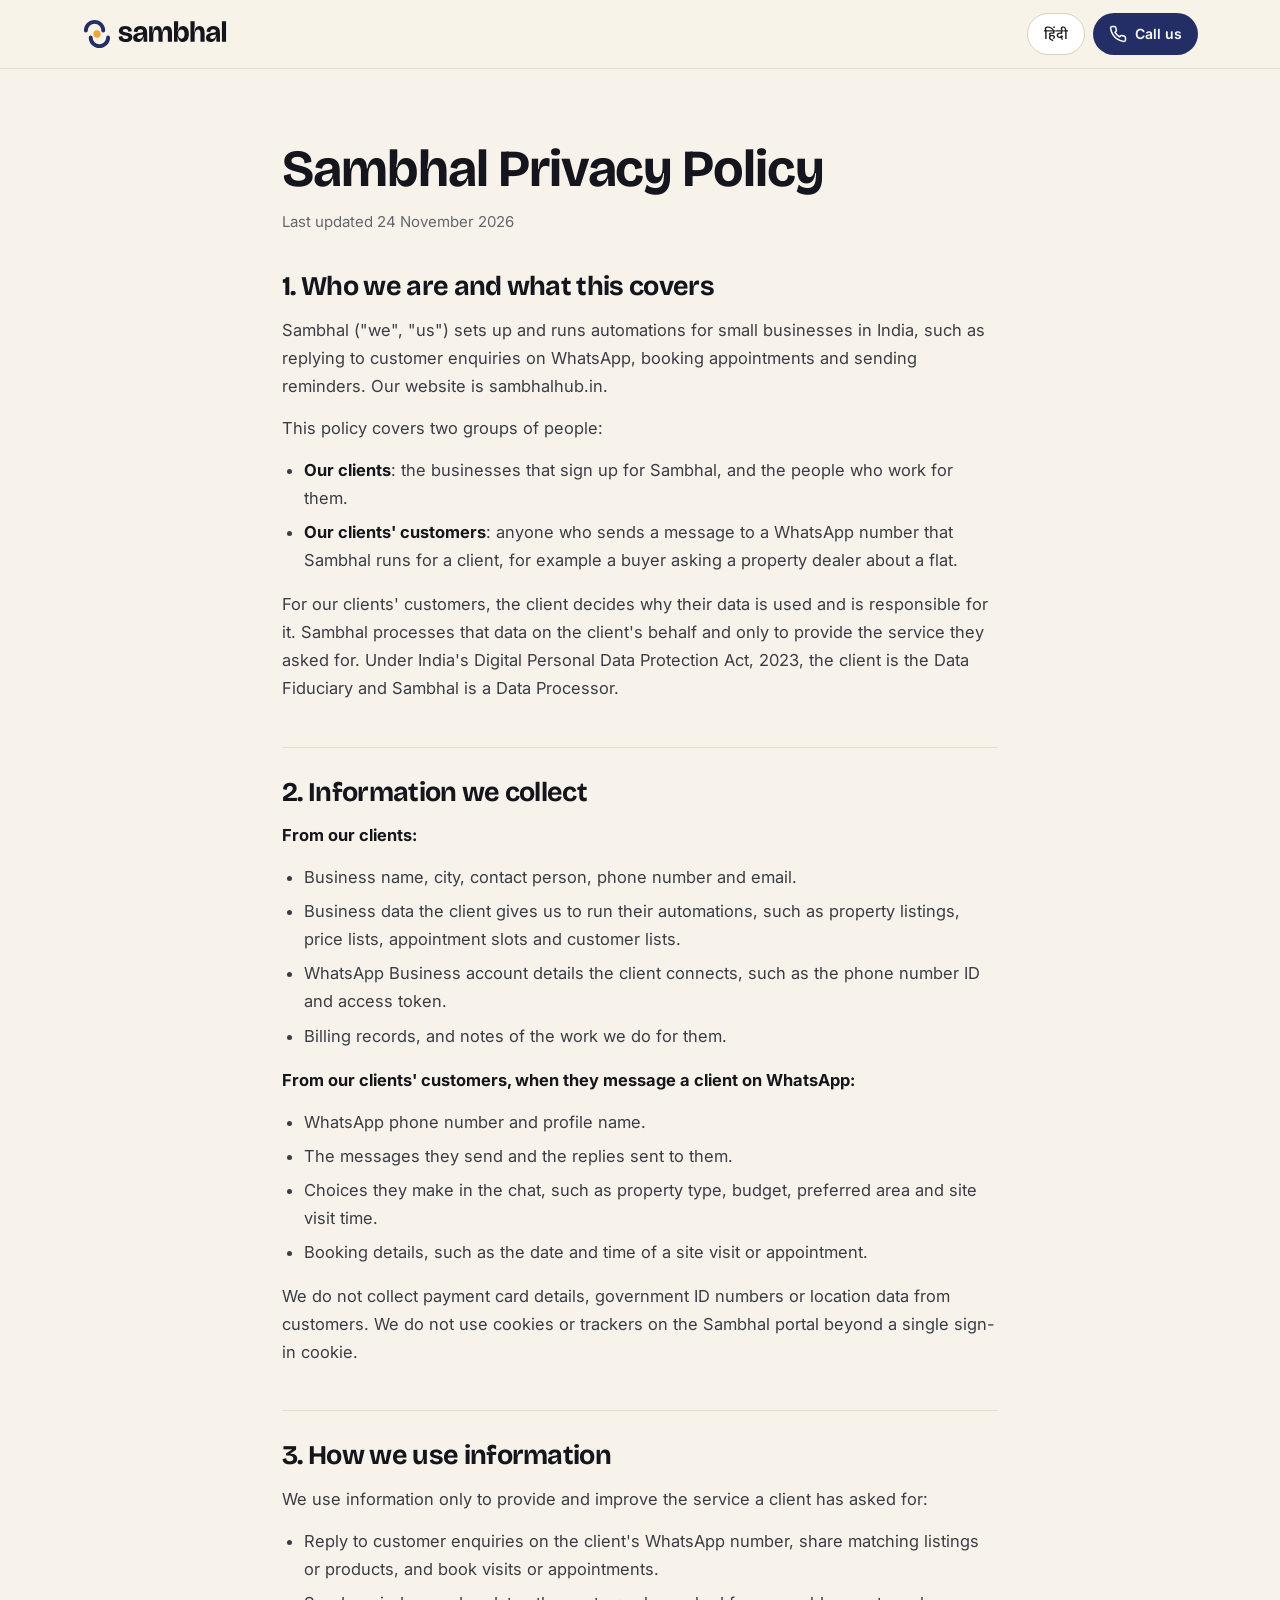
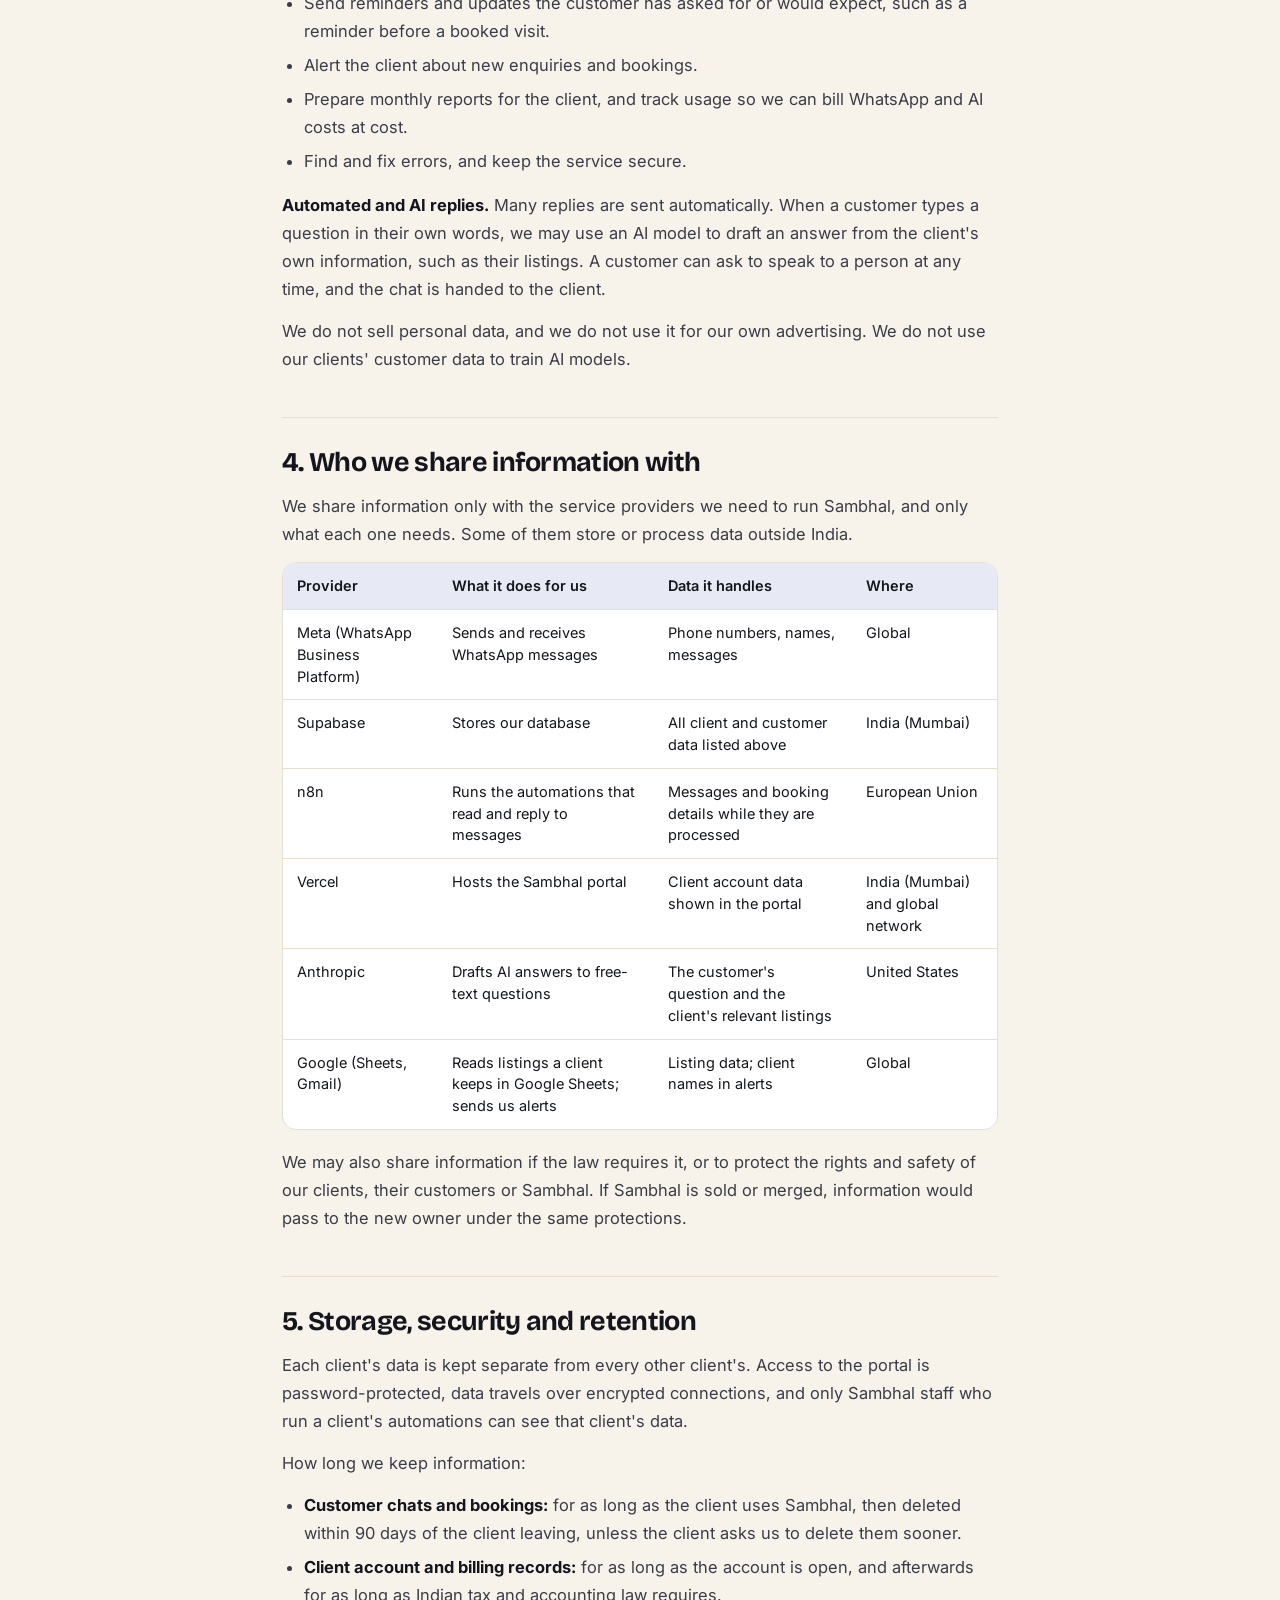
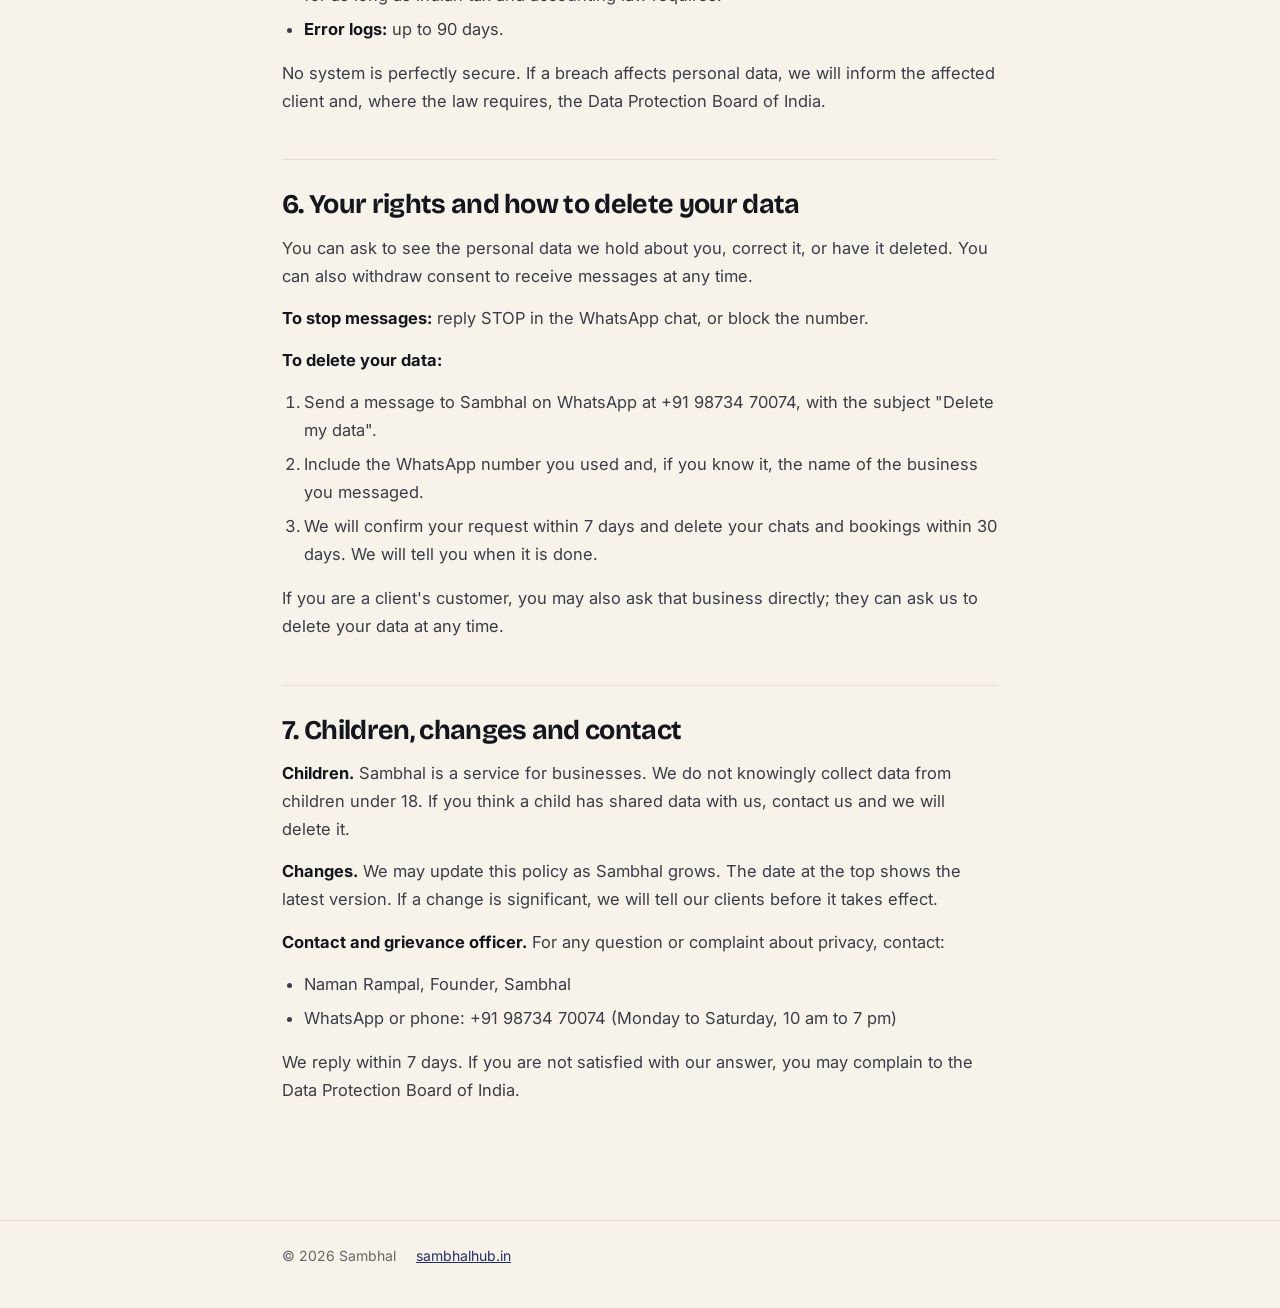
<file: privacy-policy/index.html>
<!doctype html>
<html lang="en">
<head>
  <meta charset="utf-8">
  <meta name="viewport" content="width=device-width, initial-scale=1">
  <title>Privacy Policy | Sambhal</title>
  <meta name="description" content="How Sambhal collects, uses, shares and protects personal data, and how to delete your data.">
  <meta name="robots" content="noindex, follow">
  <meta name="theme-color" content="#232E66">
  <link rel="canonical" href="https://www.sambhalhub.in/privacy-policy">
  <link rel="icon" href="/assets/favicon.svg?v=2b1d9da0e8" type="image/svg+xml">
  <link rel="icon" href="/assets/favicon-32.png?v=c7bb9427f9" type="image/png" sizes="32x32">
  <link rel="apple-touch-icon" href="/assets/apple-touch-icon.png?v=a2f78f563b">
  <link rel="preconnect" href="https://fonts.googleapis.com">
  <link rel="preconnect" href="https://fonts.gstatic.com" crossorigin>
  <link rel="stylesheet" href="https://fonts.googleapis.com/css2?family=Anek+Devanagari:wght@600;700&family=Bricolage+Grotesque:opsz,wght@12..96,600;12..96,700&family=Inter:wght@400;500;600;700&family=Noto+Sans+Devanagari:wght@400;500;600;700&display=swap">
  <link rel="stylesheet" href="/assets/styles.css?v=3301614941">
  <style>
    .pp { padding: clamp(40px, 6vw, 72px) 0 clamp(64px, 8vw, 104px); }
    .pp .wrap { max-width: 760px; }
    .pp h1 { font-family: var(--display); font-size: clamp(36px, 5vw, 52px); line-height: 1.1; letter-spacing: -0.02em; }
    .pp-meta { margin-top: 12px; color: var(--muted); font-size: 15px; }
    .pp-body { margin-top: 36px; }
    .pp-body h2 { font-family: var(--display); font-size: clamp(22px, 2.6vw, 27px); line-height: 1.25; margin: 44px 0 12px; padding-top: 28px; border-top: 1px solid var(--line); }
    .pp-body h2:first-child { margin-top: 0; padding-top: 0; border-top: 0; }
    .pp-body p, .pp-body li { font-size: 16.5px; line-height: 1.7; color: var(--ink-2); }
    .pp-body p { margin: 0 0 14px; }
    .pp-body strong { color: var(--ink); }
    .pp-body ul, .pp-body ol { margin: 0 0 16px; padding-left: 22px; }
    .pp-body li { margin-bottom: 6px; }
    .pp-table { overflow-x: auto; margin: 8px 0 18px; border: 1px solid var(--line); border-radius: 14px; background: var(--surface); }
    .pp-table table { border-collapse: collapse; width: 100%; min-width: 620px; font-size: 14.5px; }
    .pp-table th, .pp-table td { text-align: left; vertical-align: top; padding: 12px 14px; border-bottom: 1px solid var(--line); line-height: 1.5; }
    .pp-table th { background: var(--neel-100); color: var(--ink); font-weight: 600; }
    .pp-table tr:last-child td { border-bottom: 0; }
    .pp-foot { padding: 24px 0 40px; border-top: 1px solid var(--line); font-size: 14px; color: var(--muted); }
    .pp-foot .wrap { max-width: 760px; display: flex; flex-wrap: wrap; gap: 8px 20px; }
    .pp-foot a { color: var(--neel); }
  </style>
</head>
<body>

<header class="site-header">
  <div class="wrap">
    <a class="brand" href="/" aria-label="Sambhal — home"><img src="/assets/sambhal-logo-en.svg?v=f897b9c3e0" alt="Sambhal" width="120" height="32"></a>
    <div class="header-actions">
      <a class="lang" href="/hi" hreflang="hi" lang="hi">हिंदी</a>
      <a class="header-cta" href="tel:+919873470074" data-cta="call-header" aria-label="Call us: +91 98734 70074">
        <svg width="18" height="18" viewBox="0 0 24 24" fill="none" stroke="currentColor" stroke-width="2" stroke-linecap="round" stroke-linejoin="round" aria-hidden="true"><path d="M22 16.9v3a2 2 0 0 1-2.2 2 19.8 19.8 0 0 1-8.6-3.1 19.5 19.5 0 0 1-6-6A19.8 19.8 0 0 1 2.1 4.2 2 2 0 0 1 4.1 2h3a2 2 0 0 1 2 1.7c.1.9.4 1.8.7 2.7a2 2 0 0 1-.5 2.1L8 9.8a16 16 0 0 0 6 6l1.3-1.3a2 2 0 0 1 2.1-.4c.9.3 1.8.6 2.7.7a2 2 0 0 1 1.7 2z"/></svg><span class="label">Call us</span>
      </a>
    </div>
  </div>
</header>

<main class="pp">
  <div class="wrap">
    <h1>Sambhal Privacy Policy</h1>
    <p class="pp-meta">Last updated 24 November 2026</p>
    <article class="pp-body">
<h2>1. Who we are and what this covers</h2>
<p>Sambhal ("we", "us") sets up and runs automations for small businesses in India, such as replying to customer enquiries on WhatsApp, booking appointments and sending reminders. Our website is sambhalhub.in.</p>
<p>This policy covers two groups of people:</p>
<ul>
<li><strong>Our clients</strong>: the businesses that sign up for Sambhal, and the people who work for them.</li>
<li><strong>Our clients' customers</strong>: anyone who sends a message to a WhatsApp number that Sambhal runs for a client, for example a buyer asking a property dealer about a flat.</li>
</ul>
<p>For our clients' customers, the client decides why their data is used and is responsible for it. Sambhal processes that data on the client's behalf and only to provide the service they asked for. Under India's Digital Personal Data Protection Act, 2023, the client is the Data Fiduciary and Sambhal is a Data Processor.</p>
<h2>2. Information we collect</h2>
<p><strong>From our clients:</strong></p>
<ul>
<li>Business name, city, contact person, phone number and email.</li>
<li>Business data the client gives us to run their automations, such as property listings, price lists, appointment slots and customer lists.</li>
<li>WhatsApp Business account details the client connects, such as the phone number ID and access token.</li>
<li>Billing records, and notes of the work we do for them.</li>
</ul>
<p><strong>From our clients' customers, when they message a client on WhatsApp:</strong></p>
<ul>
<li>WhatsApp phone number and profile name.</li>
<li>The messages they send and the replies sent to them.</li>
<li>Choices they make in the chat, such as property type, budget, preferred area and site visit time.</li>
<li>Booking details, such as the date and time of a site visit or appointment.</li>
</ul>
<p>We do not collect payment card details, government ID numbers or location data from customers. We do not use cookies or trackers on the Sambhal portal beyond a single sign-in cookie.</p>
<h2>3. How we use information</h2>
<p>We use information only to provide and improve the service a client has asked for:</p>
<ul>
<li>Reply to customer enquiries on the client's WhatsApp number, share matching listings or products, and book visits or appointments.</li>
<li>Send reminders and updates the customer has asked for or would expect, such as a reminder before a booked visit.</li>
<li>Alert the client about new enquiries and bookings.</li>
<li>Prepare monthly reports for the client, and track usage so we can bill WhatsApp and AI costs at cost.</li>
<li>Find and fix errors, and keep the service secure.</li>
</ul>
<p><strong>Automated and AI replies.</strong> Many replies are sent automatically. When a customer types a question in their own words, we may use an AI model to draft an answer from the client's own information, such as their listings. A customer can ask to speak to a person at any time, and the chat is handed to the client.</p>
<p>We do not sell personal data, and we do not use it for our own advertising. We do not use our clients' customer data to train AI models.</p>
<h2>4. Who we share information with</h2>
<p>We share information only with the service providers we need to run Sambhal, and only what each one needs. Some of them store or process data outside India.</p>
<div class="pp-table"><table>
<thead>
<tr>
<th>Provider</th>
<th>What it does for us</th>
<th>Data it handles</th>
<th>Where</th>
</tr>
</thead>
<tbody>
<tr>
<td>Meta (WhatsApp Business Platform)</td>
<td>Sends and receives WhatsApp messages</td>
<td>Phone numbers, names, messages</td>
<td>Global</td>
</tr>
<tr>
<td>Supabase</td>
<td>Stores our database</td>
<td>All client and customer data listed above</td>
<td>India (Mumbai)</td>
</tr>
<tr>
<td>n8n</td>
<td>Runs the automations that read and reply to messages</td>
<td>Messages and booking details while they are processed</td>
<td>European Union</td>
</tr>
<tr>
<td>Vercel</td>
<td>Hosts the Sambhal portal</td>
<td>Client account data shown in the portal</td>
<td>India (Mumbai) and global network</td>
</tr>
<tr>
<td>Anthropic</td>
<td>Drafts AI answers to free-text questions</td>
<td>The customer's question and the client's relevant listings</td>
<td>United States</td>
</tr>
<tr>
<td>Google (Sheets, Gmail)</td>
<td>Reads listings a client keeps in Google Sheets; sends us alerts</td>
<td>Listing data; client names in alerts</td>
<td>Global</td>
</tr>
</tbody>
</table></div>
<p>We may also share information if the law requires it, or to protect the rights and safety of our clients, their customers or Sambhal. If Sambhal is sold or merged, information would pass to the new owner under the same protections.</p>
<h2>5. Storage, security and retention</h2>
<p>Each client's data is kept separate from every other client's. Access to the portal is password-protected, data travels over encrypted connections, and only Sambhal staff who run a client's automations can see that client's data.</p>
<p>How long we keep information:</p>
<ul>
<li><strong>Customer chats and bookings:</strong> for as long as the client uses Sambhal, then deleted within 90 days of the client leaving, unless the client asks us to delete them sooner.</li>
<li><strong>Client account and billing records:</strong> for as long as the account is open, and afterwards for as long as Indian tax and accounting law requires.</li>
<li><strong>Error logs:</strong> up to 90 days.</li>
</ul>
<p>No system is perfectly secure. If a breach affects personal data, we will inform the affected client and, where the law requires, the Data Protection Board of India.</p>
<h2>6. Your rights and how to delete your data</h2>
<p>You can ask to see the personal data we hold about you, correct it, or have it deleted. You can also withdraw consent to receive messages at any time.</p>
<p><strong>To stop messages:</strong> reply STOP in the WhatsApp chat, or block the number.</p>
<p><strong>To delete your data:</strong></p>
<ol>
<li>Send a message to Sambhal on WhatsApp at +91 98734 70074, with the subject "Delete my data".</li>
<li>Include the WhatsApp number you used and, if you know it, the name of the business you messaged.</li>
<li>We will confirm your request within 7 days and delete your chats and bookings within 30 days. We will tell you when it is done.</li>
</ol>
<p>If you are a client's customer, you may also ask that business directly; they can ask us to delete your data at any time.</p>
<h2>7. Children, changes and contact</h2>
<p><strong>Children.</strong> Sambhal is a service for businesses. We do not knowingly collect data from children under 18. If you think a child has shared data with us, contact us and we will delete it.</p>
<p><strong>Changes.</strong> We may update this policy as Sambhal grows. The date at the top shows the latest version. If a change is significant, we will tell our clients before it takes effect.</p>
<p><strong>Contact and grievance officer.</strong> For any question or complaint about privacy, contact:</p>
<ul>
<li>Naman Rampal, Founder, Sambhal</li>
<li>WhatsApp or phone: +91 98734 70074 (Monday to Saturday, 10 am to 7 pm)</li>
</ul>
<p>We reply within 7 days. If you are not satisfied with our answer, you may complain to the Data Protection Board of India.</p>
    </article>
  </div>
</main>

<footer class="pp-foot">
  <div class="wrap"><span>© 2026 Sambhal</span><a href="/">sambhalhub.in</a></div>
</footer>

</body>
</html>
</file>
<file: assets/styles.css>
/* ------------------------------------------------------------------
   Sambhal — landing page styles (Hindi + English)
   Clean, upmarket: neutral canvas, Inter + Noto Sans Devanagari,
   Kagaz canvas, Neel brand colour, Genda accent; Bricolage Grotesque + Anek Devanagari headlines.
   ------------------------------------------------------------------ */

:root {
  /* Sambhal brand palette — see the brand guideline */
  --bg: #F7F3EA;          /* Kagaz */
  --surface: #FFFFFF;
  --ink: #15161D;         /* Syahi */
  --ink-2: #3B3C46;
  --muted: #66656D;       /* Pathar */
  --line: #E6E0D3;        /* Rekha */
  --line-2: #D8D0BF;

  --neel: #232E66;        /* Neel — brand */
  --neel-deep: #161D45;
  --neel-200: #C9CDE6;
  --neel-100: #E7E9F4;
  --genda: #F2A43A;       /* Genda — accent, fill only */
  --genda-100: #FCEBD0;
  --mitti: #A94A28;       /* Mitti — problems */
  --mitti-100: #F6E1D7;
  --patti: #2F7A57;       /* Patti — success only */

  --font: 'Inter', 'Noto Sans Devanagari', system-ui, -apple-system, 'Segoe UI', sans-serif;
  --display: 'Bricolage Grotesque', 'Anek Devanagari', 'Inter', system-ui, sans-serif;

  --r-sm: 12px;
  --r: 18px;
  --r-lg: 24px;
  --shadow-sm: 0 1px 2px rgba(15, 17, 21, .05);
  --shadow: 0 1px 2px rgba(15, 17, 21, .04), 0 16px 40px rgba(15, 17, 21, .07);
  --section: clamp(64px, 8vw, 104px);
}

*,
*::before,
*::after { box-sizing: border-box; }

html { -webkit-text-size-adjust: 100%; scroll-behavior: smooth; overflow-x: clip; }
body { overflow-x: clip; }
[id] { scroll-margin-top: 84px; }

body {
  margin: 0;
  background: var(--bg);
  color: var(--ink);
  font-family: var(--font);
  font-size: 17px;
  line-height: 1.6;
  -webkit-font-smoothing: antialiased;
  text-rendering: optimizeLegibility;
}

img, svg { display: block; }
a { color: inherit; }
button { font: inherit; color: inherit; }

:focus-visible { outline: 3px solid var(--genda); outline-offset: 3px; border-radius: 8px; }

.wrap { width: 100%; max-width: 1160px; margin: 0 auto; padding: 0 22px; }

h1, h2, h3, p { margin: 0; }

h2 {
  font-family: var(--display);
  font-weight: 700;
  font-size: clamp(30px, 4.6vw, 46px);
  line-height: 1.15;
}
:lang(en) h1, :lang(en) h2, :lang(en) h3 { letter-spacing: -0.025em; }

.eyebrow {
  display: inline-block;
  font-size: 13px;
  font-weight: 600;
  letter-spacing: .08em;
  text-transform: uppercase;
  color: var(--neel);
  margin-bottom: 14px;
}
:lang(hi) .eyebrow { letter-spacing: 0; text-transform: none; font-size: 15px; }

.section-head { max-width: 640px; margin-bottom: clamp(32px, 4vw, 48px); }
.section-head p { margin-top: 14px; font-size: 18px; color: var(--muted); }
.section-head.center { margin-left: auto; margin-right: auto; text-align: center; }

/* ---------- Logo ---------- */

.brand {
  display: inline-flex;
  flex-direction: row;
  flex-wrap: nowrap;
  align-items: center;
  gap: 10px;
  white-space: nowrap;
  text-decoration: none;
  font-weight: 700;
  font-size: 21px;
  line-height: 1;
}
.brand img { display: block; height: 32px; width: auto; }
.site-footer .brand img { height: 30px; }
:lang(en) .brand { letter-spacing: -0.02em; }

/* ---------- Header ---------- */

.site-header {
  position: sticky;
  top: 0;
  z-index: 20;
  background: rgba(247, 243, 234, .88);
  backdrop-filter: saturate(1.5) blur(14px);
  -webkit-backdrop-filter: saturate(1.5) blur(14px);
  border-bottom: 1px solid var(--line);
}
.site-header .wrap {
  display: flex;
  align-items: center;
  justify-content: space-between;
  gap: 12px;
  min-height: 68px;
}
.header-actions { display: flex; align-items: center; gap: 8px; }

.lang {
  display: inline-flex;
  align-items: center;
  min-height: 42px;
  padding: 0 16px;
  border: 1px solid var(--line-2);
  border-radius: 999px;
  background: var(--surface);
  font-size: 14px;
  font-weight: 500;
  text-decoration: none;
  transition: border-color .15s ease;
}
.lang:hover { border-color: var(--ink); }

.header-cta {
  display: inline-flex;
  align-items: center;
  gap: 8px;
  min-height: 42px;
  padding: 0 16px;
  border-radius: 999px;
  background: var(--neel);
  color: #fff;
  font-size: 14px;
  font-weight: 600;
  text-decoration: none;
  white-space: nowrap;
}
.header-cta .label { display: none; }

/* ---------- Buttons ---------- */

.btn {
  display: inline-flex;
  align-items: center;
  justify-content: center;
  gap: 10px;
  min-height: 56px;
  padding: 0 28px;
  border-radius: 999px;
  border: 1px solid transparent;
  font-size: 17px;
  font-weight: 600;
  line-height: 1.2;
  text-align: center;
  text-decoration: none;
  white-space: nowrap;
  transition: transform .15s ease, background-color .15s ease, border-color .15s ease;
}
.btn svg { flex: none; }
.btn:hover { transform: translateY(-1px); }
.btn:active { transform: translateY(0); }

.btn-primary { background: var(--neel); color: #fff; }
.btn-primary:hover { background: var(--neel-deep); }

.btn-dark { background: var(--ink); color: #fff; }
.btn-dark:hover { background: #262A31; }
.btn-accent { background: var(--genda); color: var(--ink); }
.btn-accent:hover { background: #F5B45C; }

.btn-light { background: #fff; color: var(--ink); }
.btn-light:hover { background: #F1EFE9; }

.btn-outline { background: transparent; color: var(--ink); border-color: var(--line-2); }
.btn-outline:hover { border-color: var(--ink); }

.btn-ghost-light { background: transparent; color: #fff; border-color: rgba(255,255,255,.28); }
.btn-ghost-light:hover { border-color: #fff; }

.link-arrow {
  display: inline-flex;
  align-items: center;
  gap: 6px;
  font-weight: 500;
  text-decoration: underline;
  text-decoration-color: var(--line-2);
  text-decoration-thickness: 1.5px;
  text-underline-offset: 5px;
}
.link-arrow:hover { text-decoration-color: var(--ink); }

/* ---------- Hero ---------- */

.hero { padding: clamp(40px, 6vw, 80px) 0 clamp(56px, 7vw, 96px); overflow: hidden; }

.hero-grid { display: grid; grid-template-columns: minmax(0, 1fr); gap: 48px; }
.hero-grid > * { min-width: 0; }

.hero-copy { display: flex; flex-direction: column; gap: 24px; }

.pill {
  align-self: flex-start;
  display: inline-flex;
  align-items: center;
  gap: 8px;
  font-size: 14px;
  font-weight: 500;
  padding: 6px 14px;
  background: var(--surface);
  border: 1px solid var(--line);
  border-radius: 999px;
  color: var(--ink-2);
}
.pill::before {
  content: "";
  width: 8px;
  height: 8px;
  border-radius: 50%;
  background: var(--neel);
  box-shadow: 0 0 0 4px var(--neel-100);
}

.hero h1 {
  font-family: var(--display);
  font-weight: 700;
  font-size: clamp(40px, 6vw, 64px);
  line-height: 1.08;
}
:lang(hi) .hero h1 { font-size: clamp(36px, 5.4vw, 58px); font-weight: 700; line-height: 1.28; }
.hero h1 .hl {
  background: linear-gradient(transparent 62%, var(--genda-100) 62%, var(--genda-100) 92%, transparent 92%);
  padding: 0 .06em;
  white-space: nowrap;
}

.hero .lead { font-size: clamp(18px, 2.1vw, 21px); line-height: 1.55; color: var(--ink-2); max-width: 30em; }

.hero-actions { display: flex; flex-direction: column; gap: 16px; margin-top: 4px; }
.hero-actions .link-arrow { align-self: center; }

.ticks {
  display: flex;
  flex-wrap: wrap;
  gap: 8px 22px;
  padding: 0;
  margin: 0;
  list-style: none;
  font-size: 15px;
  color: var(--muted);
}
.ticks li { display: inline-flex; align-items: center; gap: 6px; }

/* ---------- Use-case showcase (phone carousel) ---------- */

.showcase { position: relative; width: 100%; min-width: 0; display: flex; flex-direction: column; align-items: center; gap: 20px; }

.showcase::before {
  content: "";
  position: absolute;
  top: 10%;
  left: 50%;
  width: min(420px, 100%);
  aspect-ratio: 1;
  transform: translateX(-50%);
  border-radius: 50%;
  background: radial-gradient(closest-side, rgba(35, 46, 102, .14), rgba(35, 46, 102, 0));
  z-index: 0;
}

/* Realistic iPhone: titanium frame, black bezel, side buttons, Dynamic Island */
.phone {
  position: relative;
  z-index: 1;
  width: 308px;
  padding: 3px;
  border-radius: 54px;
  background:
    linear-gradient(145deg, #E9E6E1 0%, #A8A49D 18%, #F2F0EC 34%, #8F8B85 52%, #D9D6D0 70%, #9D9993 86%, #E5E2DD 100%);
  box-shadow:
    0 0 0 1px rgba(15, 17, 21, .18),
    inset 0 0 1px rgba(255, 255, 255, .6),
    0 60px 90px -30px rgba(21, 22, 29, .45),
    0 30px 40px -20px rgba(21, 22, 29, .30),
    0 12px 16px -10px rgba(21, 22, 29, .20);
}
.ph-bezel {
  padding: 9px;
  border-radius: 51px;
  background: #0B0C10;
  box-shadow: inset 0 0 0 1.5px #2A2C33;
}
.ph-btn {
  position: absolute;
  width: 4px;
  border-radius: 2px;
  background: linear-gradient(90deg, #8F8B85, #D9D6D0 50%, #9D9993);
  box-shadow: 0 0 0 .5px rgba(15, 17, 21, .25);
}
.ph-action   { left: -3px; top: 118px; height: 30px; }
.ph-vol-up   { left: -3px; top: 172px; height: 52px; }
.ph-vol-down { left: -3px; top: 236px; height: 52px; }
.ph-power    { right: -3px; top: 190px; height: 82px; }

.screen {
  position: relative;
  height: 580px;
  border-radius: 42px;
  overflow: hidden;
  background: #EFEAE1;
}

.statusbar {
  position: absolute;
  inset: 0 0 auto 0;
  height: 50px;
  padding: 0 22px 0 30px;
  display: flex;
  align-items: center;
  justify-content: space-between;
  z-index: 4;
  font-family: 'Inter', system-ui, sans-serif;
  font-size: 14px;
  font-weight: 600;
  color: var(--ink);
  letter-spacing: -0.01em;
}
.sb-icons { display: inline-flex; align-items: center; gap: 4px; }
.sb-icons svg { height: 10px; width: auto; }
.island {
  position: absolute;
  top: 11px;
  left: 50%;
  width: 86px;
  height: 26px;
  transform: translateX(-50%);
  border-radius: 999px;
  background: #050507;
}
.island::after {
  content: "";
  position: absolute;
  right: 9px;
  top: 50%;
  width: 9px;
  height: 9px;
  transform: translateY(-50%);
  border-radius: 50%;
  background: radial-gradient(circle at 35% 35%, #3A4A8C 0 18%, #141A33 45%, #050507 72%);
  box-shadow: 0 0 0 1.5px #15161D;
}

.slide {
  position: absolute;
  inset: 0;
  padding: 58px 12px 16px;
  display: flex;
  flex-direction: column;
  gap: 9px;
  opacity: 0;
  visibility: hidden;
  transform: translateY(8px);
  transition: opacity .45s ease, transform .45s ease, visibility 0s linear .45s;
}
.slide.is-active {
  opacity: 1;
  visibility: visible;
  transform: none;
  transition: opacity .45s ease, transform .45s ease, visibility 0s;
}

.chat-head {
  display: flex;
  align-items: center;
  gap: 10px;
  margin: 0 -12px 6px;
  padding: 0 16px 12px;
  border-bottom: 1px solid #E2DBCF;
}
.avatar {
  flex: none;
  line-height: 1;
  width: 34px;
  height: 34px;
  border-radius: 50%;
  display: flex;
  align-items: center;
  justify-content: center;
  font-size: 14px;
  font-weight: 700;
  color: #fff;
  background: #8A6F4E;
}
.avatar.brand-av { background: var(--neel); }
.avatar.brand-av svg { width: 20px; height: 20px; }
.chat-head .who { display: flex; flex-direction: column; line-height: 1.25; }
.chat-head strong { font-size: 14px; }
.chat-head .who strong { color: var(--ink); }
.chat-head .who span { font-size: 12px; color: var(--muted); }
.chat-head .avatar { color: #fff; }

.bubble {
  max-width: 86%;
  padding: 8px 12px;
  font-size: 14px;
  line-height: 1.45;
  box-shadow: 0 1px 1px rgba(15, 17, 21, .06);
}
.bubble.in { align-self: flex-start; background: #fff; border-radius: 4px 14px 14px 14px; }
.bubble.out { align-self: flex-end; background: var(--neel-100); border-radius: 14px 4px 14px 14px; }
.bubble small { display: block; font-size: 11px; font-weight: 700; color: var(--neel); margin-bottom: 2px; }
.bubble .time { display: block; text-align: right; font-size: 10px; color: var(--muted); margin-top: 2px; }

.attach {
  align-self: flex-end;
  display: flex;
  align-items: center;
  gap: 10px;
  padding: 10px 12px;
  background: var(--neel-100);
  border-radius: 14px 4px 14px 14px;
  font-size: 13px;
  font-weight: 600;
  box-shadow: 0 1px 1px rgba(15, 17, 21, .06);
}
.attach svg { flex: none; }

.pay-btn {
  display: block;
  margin-top: 8px;
  padding: 8px 10px;
  border-radius: 10px;
  background: #fff;
  color: var(--neel);
  font-weight: 700;
  text-align: center;
  font-size: 13px;
}

.report {
  margin-top: 6px;
  display: grid;
  gap: 6px;
}
.report div {
  display: flex;
  justify-content: space-between;
  gap: 10px;
  padding: 6px 8px;
  background: rgba(255, 255, 255, .7);
  border-radius: 8px;
  font-size: 13px;
}
.report b { font-weight: 700; }
.report .warn b { color: var(--mitti); }

.slots { display: flex; gap: 6px; margin-top: 8px; flex-wrap: wrap; }
.slots span {
  padding: 5px 10px;
  border-radius: 999px;
  background: #fff;
  font-size: 12px;
  font-weight: 600;
  color: var(--neel);
  border: 1px solid var(--neel-200);
}
.slots span.on { background: var(--neel); color: #fff; border-color: var(--neel); }

.uc-tabs {
  position: relative;
  z-index: 1;
  display: flex;
  gap: 6px;
  padding: 5px;
  background: var(--surface);
  border: 1px solid var(--line);
  border-radius: 999px;
  box-shadow: var(--shadow-sm);
  max-width: 100%;
  min-width: 0;
  overflow-x: auto;
  scrollbar-width: none;
  -webkit-overflow-scrolling: touch;
}
.uc-tabs::-webkit-scrollbar { display: none; }
.uc-tab {
  flex: none;
  min-height: 40px;
  padding: 0 14px;
  border: 0;
  border-radius: 999px;
  background: transparent;
  font-size: 14px;
  font-weight: 500;
  color: var(--muted);
  cursor: pointer;
  white-space: nowrap;
  transition: background-color .2s ease, color .2s ease;
}
.uc-tab:hover { color: var(--ink); }
.uc-tab[aria-selected="true"] { background: var(--neel); color: #fff; }

.uc-caption {
  position: relative;
  z-index: 1;
  min-height: 2.6em;
  max-width: 320px;
  margin: 0;
  text-align: center;
  font-size: 16px;
  font-weight: 500;
  color: var(--ink-2);
}

/* ---------- Pains ---------- */

.pains { padding: var(--section) 0; background: var(--surface); border-block: 1px solid var(--line); }

.pain-grid { display: grid; gap: 14px; list-style: none; margin: 0; padding: 0; }
.pain {
  display: flex;
  flex-direction: column;
  gap: 16px;
  padding: 24px;
  background: var(--bg);
  border: 1px solid var(--line);
  border-radius: var(--r-lg);
}
.pain .ico {
  width: 46px;
  height: 46px;
  border-radius: 14px;
  background: var(--mitti-100);
  color: var(--mitti);
  display: flex;
  align-items: center;
  justify-content: center;
}
.pain p { font-family: var(--display); font-size: 19px; font-weight: 600; line-height: 1.45; }

.pains-answer {
  margin-top: 28px;
  display: flex;
  flex-wrap: wrap;
  align-items: baseline;
  gap: 10px 16px;
  font-size: 20px;
  font-weight: 600;
}
.pains-answer span { font-size: 16px; font-weight: 400; color: var(--muted); }

/* ---------- Steps ---------- */

.steps { padding: var(--section) 0; }

.step-grid {
  position: relative;
  display: grid;
  gap: 16px;
  list-style: none;
  margin: 0;
  padding: 0;
  counter-reset: step;
}

.step {
  position: relative;
  display: grid;
  grid-template-columns: 52px 1fr;
  column-gap: 18px;
  align-items: start;
  align-content: start;
  padding: 24px;
  background: var(--surface);
  border: 1px solid var(--line);
  border-radius: var(--r-lg);
  box-shadow: var(--shadow-sm);
}
.step-ico {
  width: 52px;
  height: 52px;
  border-radius: 16px;
  background: var(--neel-100);
  color: var(--neel);
  display: flex;
  align-items: center;
  justify-content: center;
}
.step-num {
  margin: 0 0 4px;
  font-size: 13px;
  font-weight: 600;
  color: var(--muted);
  letter-spacing: .06em;
}
.step h3 { font-family: var(--display); font-size: 21px; font-weight: 700; line-height: 1.3; margin-bottom: 6px; }
.step p { font-size: 16px; line-height: 1.55; color: var(--ink-2); }

/* ---------- Pricing ---------- */

.pricing { padding: var(--section) 0; background: var(--surface); border-block: 1px solid var(--line); }

.check-strip {
  display: grid;
  gap: 20px;
  align-items: center;
  padding: 24px;
  margin-bottom: 16px;
  border-radius: var(--r-lg);
  background: var(--genda-100);
  border: 1px solid #F3DFAF;
}
.check-strip .tag {
  display: inline-block;
  font-size: 12px;
  font-weight: 700;
  padding: 4px 10px;
  border-radius: 999px;
  background: var(--ink);
  color: #fff;
  margin-bottom: 10px;
}
.check-strip h3 { font-family: var(--display); font-size: 23px; font-weight: 700; }
.check-strip p { margin-top: 4px; font-size: 15px; color: var(--ink-2); }
.check-strip .price-side { display: flex; align-items: center; justify-content: space-between; gap: 20px; flex-wrap: wrap; }
.check-strip .big { font-family: var(--display); font-size: 46px; font-weight: 700; line-height: 1; }
:lang(en) .check-strip .big { letter-spacing: -0.03em; }

.plan-grid { display: grid; gap: 16px; }

.plan {
  position: relative;
  display: flex;
  flex-direction: column;
  padding: 28px 24px 24px;
  background: var(--bg);
  border: 1px solid var(--line);
  border-radius: var(--r-lg);
}
.plan-name { font-family: var(--display); font-size: 21px; font-weight: 700; }
.plan-for { margin-top: 2px; font-size: 15px; color: var(--muted); }
.plan-price { margin: 20px 0 0; display: flex; flex-wrap: wrap; align-items: baseline; gap: 2px 6px; }
.plan-price b { font-family: var(--display); font-size: clamp(36px, 4vw, 46px); font-weight: 700; line-height: 1; }
:lang(en) .plan-price b { letter-spacing: -0.03em; }
.plan-price span { font-size: 15px; color: var(--muted); }
.plan ul { list-style: none; margin: 20px 0 24px; padding: 20px 0 0; border-top: 1px solid var(--line); display: grid; gap: 12px; }
.plan li { display: flex; gap: 10px; align-items: flex-start; font-size: 15px; line-height: 1.45; }
.plan li svg { flex: none; margin-top: 3px; color: var(--neel); }
.plan .btn { margin-top: auto; width: 100%; }

.plan.featured {
  background: var(--neel);
  border-color: var(--neel);
  color: #fff;
  box-shadow: 0 24px 60px rgba(35, 46, 102, .28);
}
.plan.featured .plan-for,
.plan.featured .plan-price span { color: var(--neel-200); }
.plan.featured ul { border-top-color: rgba(247,243,234,.18); }
.plan.featured li svg { color: var(--genda); }
.plan .badge {
  position: absolute;
  top: 24px;
  right: 20px;
  font-size: 12px;
  font-weight: 700;
  padding: 4px 10px;
  border-radius: 999px;
  background: var(--genda);
  color: var(--ink);
}

.fine { margin-top: 20px; text-align: center; font-size: 14px; color: var(--muted); }

/* ---------- Trust ---------- */

.trust { padding: var(--section) 0 clamp(48px, 6vw, 80px); }

.trust-grid { display: grid; gap: 40px; }

.founder { display: flex; align-items: center; gap: 14px; margin-top: 4px; }
.founder-photo {
  flex: none;
  width: 64px;
  height: 64px;
  border-radius: 50%;
  object-fit: cover;
  background: #EDE8DD;
  border: 1px solid var(--line-2);
}
.founder strong { display: block; font-size: 18px; font-weight: 600; }
.founder span { font-size: 15px; color: var(--muted); }

.quote {
  font-family: var(--display);
  font-size: clamp(24px, 3.2vw, 34px);
  font-weight: 700;
  line-height: 1.35;
  margin-top: 24px;
}
:lang(en) .quote { letter-spacing: -0.02em; }

.promises { list-style: none; margin: 0; padding: 0; display: grid; gap: 12px; }
.promises li {
  display: flex;
  gap: 16px;
  align-items: center;
  padding: 20px;
  background: var(--surface);
  border: 1px solid var(--line);
  border-radius: var(--r);
}
.promises .ico {
  flex: none;
  width: 44px;
  height: 44px;
  border-radius: 14px;
  background: var(--neel-100);
  color: var(--neel);
  display: flex;
  align-items: center;
  justify-content: center;
}
.promises strong { display: block; font-size: 17px; font-weight: 600; }
.promises span { font-size: 15px; color: var(--muted); }

/* ---------- FAQ ---------- */

.faq { padding: 0 0 var(--section); }
.faq-grid { display: grid; gap: 28px; }

.faq details {
  background: var(--surface);
  border: 1px solid var(--line);
  border-radius: var(--r);
  padding: 0 20px;
}
.faq details + details { margin-top: 10px; }
.faq details[open] { box-shadow: var(--shadow-sm); }
.faq summary {
  list-style: none;
  cursor: pointer;
  display: flex;
  justify-content: space-between;
  align-items: center;
  gap: 16px;
  min-height: 66px;
  padding: 16px 0;
  font-size: 17px;
  font-weight: 600;
  line-height: 1.4;
}
.faq summary::-webkit-details-marker { display: none; }
.faq summary svg {
  flex: none;
  width: 30px;
  height: 30px;
  padding: 6px;
  border-radius: 50%;
  background: var(--bg);
  transition: transform .2s ease;
}
.faq details[open] summary svg { transform: rotate(45deg); }
.faq details p { padding: 0 0 20px; color: var(--ink-2); }

/* ---------- Final CTA + footer ---------- */

.final { padding: var(--section) 0 36px; background: var(--neel); color: #F7F3EA; }
.final .eyebrow { color: var(--genda); }

.final-card { max-width: 720px; }
.final h2 { font-size: clamp(36px, 6vw, 60px); line-height: 1.1; }
:lang(hi) .final h2 { line-height: 1.25; }
.final .lead { margin-top: 18px; font-size: 19px; color: var(--neel-200); max-width: 32em; }

.final-actions { display: flex; flex-direction: column; gap: 12px; margin-top: 36px; }
.final-actions .btn { width: 100%; }

.site-footer {
  margin-top: clamp(56px, 8vw, 88px);
  padding-top: 28px;
  border-top: 1px solid rgba(247, 243, 234, .16);
  display: grid;
  gap: 18px;
}
.site-footer .brand { color: #fff; }
.footer-msg { font-size: 17px; color: #E7E9F4; max-width: 34em; }
.footer-meta { font-size: 13px; color: var(--neel-200); display: flex; flex-wrap: wrap; gap: 6px 18px; }

/* ---------- Larger screens ---------- */

@media (min-width: 520px) {
  .header-cta .label { display: inline; }
}

@media (min-width: 640px) {
  .hero-actions { flex-direction: row; align-items: center; gap: 26px; }
  .hero-actions .link-arrow { align-self: auto; }
  .final-actions { flex-direction: row; }
  .final-actions .btn { width: auto; }
  .check-strip { grid-template-columns: 1fr auto; padding: 28px 32px; }
  .check-strip .price-side { justify-content: flex-end; }
}

@media (min-width: 720px) {
  .hero-copy { max-width: 640px; }
  .pain-grid { grid-template-columns: repeat(3, minmax(0, 1fr)); }
  .step-grid { grid-template-columns: repeat(3, minmax(0, 1fr)); }
  .step { grid-template-columns: 1fr; row-gap: 20px; }
  .plan-grid { grid-template-columns: repeat(3, minmax(0, 1fr)); gap: 12px; }
  .plan { padding: 24px 18px 18px; }
  .plan .badge { top: 22px; right: 14px; font-size: 11px; padding: 3px 8px; }
}

@media (min-width: 900px) {
  .hero-grid { grid-template-columns: minmax(0, 1.1fr) minmax(0, 0.9fr); align-items: start; gap: 64px; }
  /* centre the copy on the phone itself, not on phone + tabs + caption */
  .hero-copy { align-self: center; padding-bottom: 140px; }
  .hero-copy { max-width: none; }
  .plan-grid { gap: 16px; }
  .plan { padding: 28px 24px 24px; }
  .plan .badge { top: 24px; right: 20px; font-size: 12px; padding: 4px 10px; }
  .trust-grid { grid-template-columns: repeat(2, minmax(0, 1fr)); gap: 64px; align-items: center; }
  .faq-grid { grid-template-columns: repeat(2, minmax(0, 1fr)); gap: 64px; align-items: start; }
  .site-footer { grid-template-columns: auto 1fr; align-items: center; column-gap: 40px; }
  .footer-meta { grid-column: 1 / -1; }
}

@media (prefers-reduced-motion: reduce) {
  html { scroll-behavior: auto; }
  *, .slide { transition: none !important; }
}

/* Use-case tabs: wrap neatly on wide screens instead of clipping */
@media (max-width: 380px) {
  .phone { width: 292px; }
  .screen { height: 556px; }
}

@media (min-width: 900px) {
  .uc-tabs { flex-wrap: wrap; justify-content: center; overflow: visible; background: transparent; border: 0; box-shadow: none; padding: 0; gap: 8px; }
  .uc-tab { background: var(--surface); border: 1px solid var(--line); }
  .uc-tab[aria-selected="true"] { border-color: var(--neel); }
}

/* ---------- Use-case pages ---------- */

.crumbs { display: flex; flex-wrap: wrap; gap: 8px; font-size: 14px; color: var(--muted); }
.crumbs a { color: var(--muted); text-decoration: underline; text-decoration-color: var(--line-2); text-underline-offset: 4px; }
.crumbs a:hover { color: var(--ink); }

.uc-who { margin-top: 32px; display: flex; flex-wrap: wrap; align-items: center; gap: 12px 16px; }
.uc-who-label { margin: 0; font-weight: 600; }
.uc-who-chips { list-style: none; margin: 0; padding: 0; display: flex; flex-wrap: wrap; gap: 8px; }
.uc-who-chips li { padding: 7px 14px; border-radius: 999px; background: var(--bg); border: 1px solid var(--line); font-size: 15px; }

.faq--uc { padding-top: 0; }

.uc-more { padding: 0 0 var(--section); }
.uc-more h2 { font-size: clamp(24px, 3vw, 30px); margin-bottom: 20px; }
.uc-cards { display: grid; grid-template-columns: minmax(0, 1fr); gap: 12px; }
.uc-card {
  display: flex;
  flex-direction: column;
  gap: 6px;
  padding: 22px;
  background: var(--surface);
  border: 1px solid var(--line);
  border-radius: var(--r-lg);
  text-decoration: none;
  transition: border-color .15s ease, transform .15s ease;
}
.uc-card .eyebrow { margin: 0; }
.uc-card strong { font-family: var(--display); font-size: 19px; font-weight: 700; line-height: 1.3; }
.uc-card svg { color: var(--neel); margin-top: 6px; }
.uc-card:hover { border-color: var(--neel); transform: translateY(-2px); }

/* Home: "see how it works" link under the phone */
.uc-link { position: relative; z-index: 1; margin-top: -8px; font-size: 15px; font-weight: 600; color: var(--neel); text-decoration: underline; text-decoration-color: var(--neel-200); text-underline-offset: 4px; }

/* Footer: use-case links */
.footer-nav { display: flex; flex-wrap: wrap; gap: 8px 20px; font-size: 14px; }
.footer-nav a { color: #E7E9F4; text-decoration: none; }
.footer-nav a:hover { text-decoration: underline; }

@media (min-width: 720px) {
  .uc-cards { grid-template-columns: repeat(3, minmax(0, 1fr)); }
}
@media (min-width: 900px) {
  .hero--uc .hero-copy { padding-bottom: 0; }
  .hero--uc .hero-grid { align-items: center; }
  .footer-nav { grid-column: 1 / -1; }
}

/* ---------- Persona nudges (homepage) ---------- */

.topbar {
  display: block;
  background: var(--neel-deep, #161D45);
  color: #F7F3EA;
  text-decoration: none;
  font-size: 14px;
  line-height: 1.4;
}
.topbar-in {
  max-width: 1200px;
  margin: 0 auto;
  padding: 9px 20px;
  display: flex;
  align-items: center;
  justify-content: center;
  gap: 10px;
  flex-wrap: wrap;
  text-align: center;
}
.topbar-new { font-size: 11px; font-weight: 700; letter-spacing: .06em; text-transform: uppercase; padding: 2px 8px; border-radius: 999px; background: var(--genda); color: var(--ink); }
:lang(hi) .topbar-new { text-transform: none; letter-spacing: 0; font-size: 12px; }
.topbar-link { display: inline-flex; align-items: center; gap: 4px; font-weight: 600; color: var(--genda); white-space: nowrap; }
.topbar:hover .topbar-link { text-decoration: underline; }

.nav-dealer { display: none; }
.topbar-short { display: none; }
@media (max-width: 599px) { .topbar-short { display: inline; white-space: nowrap; } }

.personas { padding: clamp(48px, 6vw, 80px) 0 var(--section); }
.personas .section-head { margin-bottom: 28px; }
.persona-card {
  display: grid;
  overflow: hidden;
  text-decoration: none;
  color: inherit;
  background: var(--surface);
  border: 1px solid var(--line);
  border-radius: var(--r-lg);
  box-shadow: var(--shadow);
  transition: transform .2s ease, box-shadow .2s ease;
}
.persona-card:hover { transform: translateY(-2px); box-shadow: 0 1px 2px rgba(15,17,21,.04), 0 24px 48px rgba(15,17,21,.1); }
.persona-media { position: relative; min-height: 220px; background: #2b2a2c; }
.persona-media img { position: absolute; inset: 0; width: 100%; height: 100%; object-fit: cover; }
.persona-toast {
  position: absolute; left: 16px; bottom: 16px;
  display: flex; align-items: center; gap: 10px;
  padding: 10px 16px 10px 10px; border-radius: 14px; background: #fff;
  box-shadow: 0 16px 32px -14px rgba(22, 29, 69, .5);
}
.persona-toast span:last-child { display: flex; flex-direction: column; line-height: 1.3; }
.persona-toast b { font-size: 14px; }
.persona-toast small { font-size: 12px; color: var(--muted); }
.persona-tick { width: 30px; height: 30px; border-radius: 50%; background: var(--patti); color: #fff; display: grid; place-items: center; flex: none; }
.persona-body { padding: 24px 22px 26px; display: flex; flex-direction: column; gap: 10px; }
.persona-tag { align-self: flex-start; font-size: 12px; font-weight: 700; letter-spacing: .06em; text-transform: uppercase; padding: 3px 10px; border-radius: 999px; background: var(--genda-100); color: var(--mitti); }
:lang(hi) .persona-tag { text-transform: none; letter-spacing: 0; font-size: 13px; }
.persona-body h3 { font-family: var(--display); font-size: clamp(26px, 3vw, 34px); font-weight: 700; line-height: 1.15; }
:lang(en) .persona-body h3 { letter-spacing: -0.02em; }
.persona-body p { font-size: 16.5px; color: var(--ink-2); line-height: 1.55; }
.persona-body ul { list-style: none; margin: 4px 0 0; padding: 0; display: grid; gap: 8px; }
.persona-body li { display: flex; align-items: center; gap: 10px; font-size: 15.5px; font-weight: 500; }
.persona-body li svg { flex: none; color: var(--patti); }
.persona-foot { margin-top: 10px; display: flex; flex-wrap: wrap; align-items: center; gap: 12px 18px; }
.persona-foot .btn svg { margin-left: 2px; }
.persona-price { font-size: 14px; color: var(--muted); }

.persona-soon { margin-top: 14px; display: flex; flex-wrap: wrap; align-items: center; gap: 10px 14px; padding: 16px 18px; border: 1px dashed var(--line-2, #D8D0BF); border-radius: var(--r); }
.persona-soon-label { font-size: 13px; font-weight: 600; color: var(--muted); }
.persona-soon ul { list-style: none; margin: 0; padding: 0; display: flex; flex-wrap: wrap; gap: 8px; }
.persona-soon li { font-size: 14px; font-weight: 500; padding: 5px 12px; border-radius: 999px; background: var(--surface); border: 1px solid var(--line); color: var(--ink-2); }
.persona-soon a { margin-left: auto; font-size: 14px; font-weight: 600; color: var(--neel); }

@media (max-width: 599px) {
  .topbar-in { gap: 8px; padding: 9px 16px; font-size: 13.5px; flex-wrap: nowrap; }
  .topbar-text { display: none; }
  .persona-soon a { margin-left: 0; }
}
@media (min-width: 900px) {
  .persona-card { grid-template-columns: minmax(0, 1fr) minmax(0, 1fr); }
  .persona-media { min-height: 100%; }
  .persona-body { padding: 40px 40px 40px; justify-content: center; }
}
@media (min-width: 1000px) {
  .nav-dealer {
    display: inline-flex; align-items: center; gap: 6px;
    font-size: 15px; font-weight: 600; color: var(--ink); text-decoration: none;
    padding: 8px 12px; border-radius: 999px;
  }
  .nav-dealer:hover { background: var(--neel-100); }
  .nav-dealer svg { color: var(--mitti); }
}
</file>
